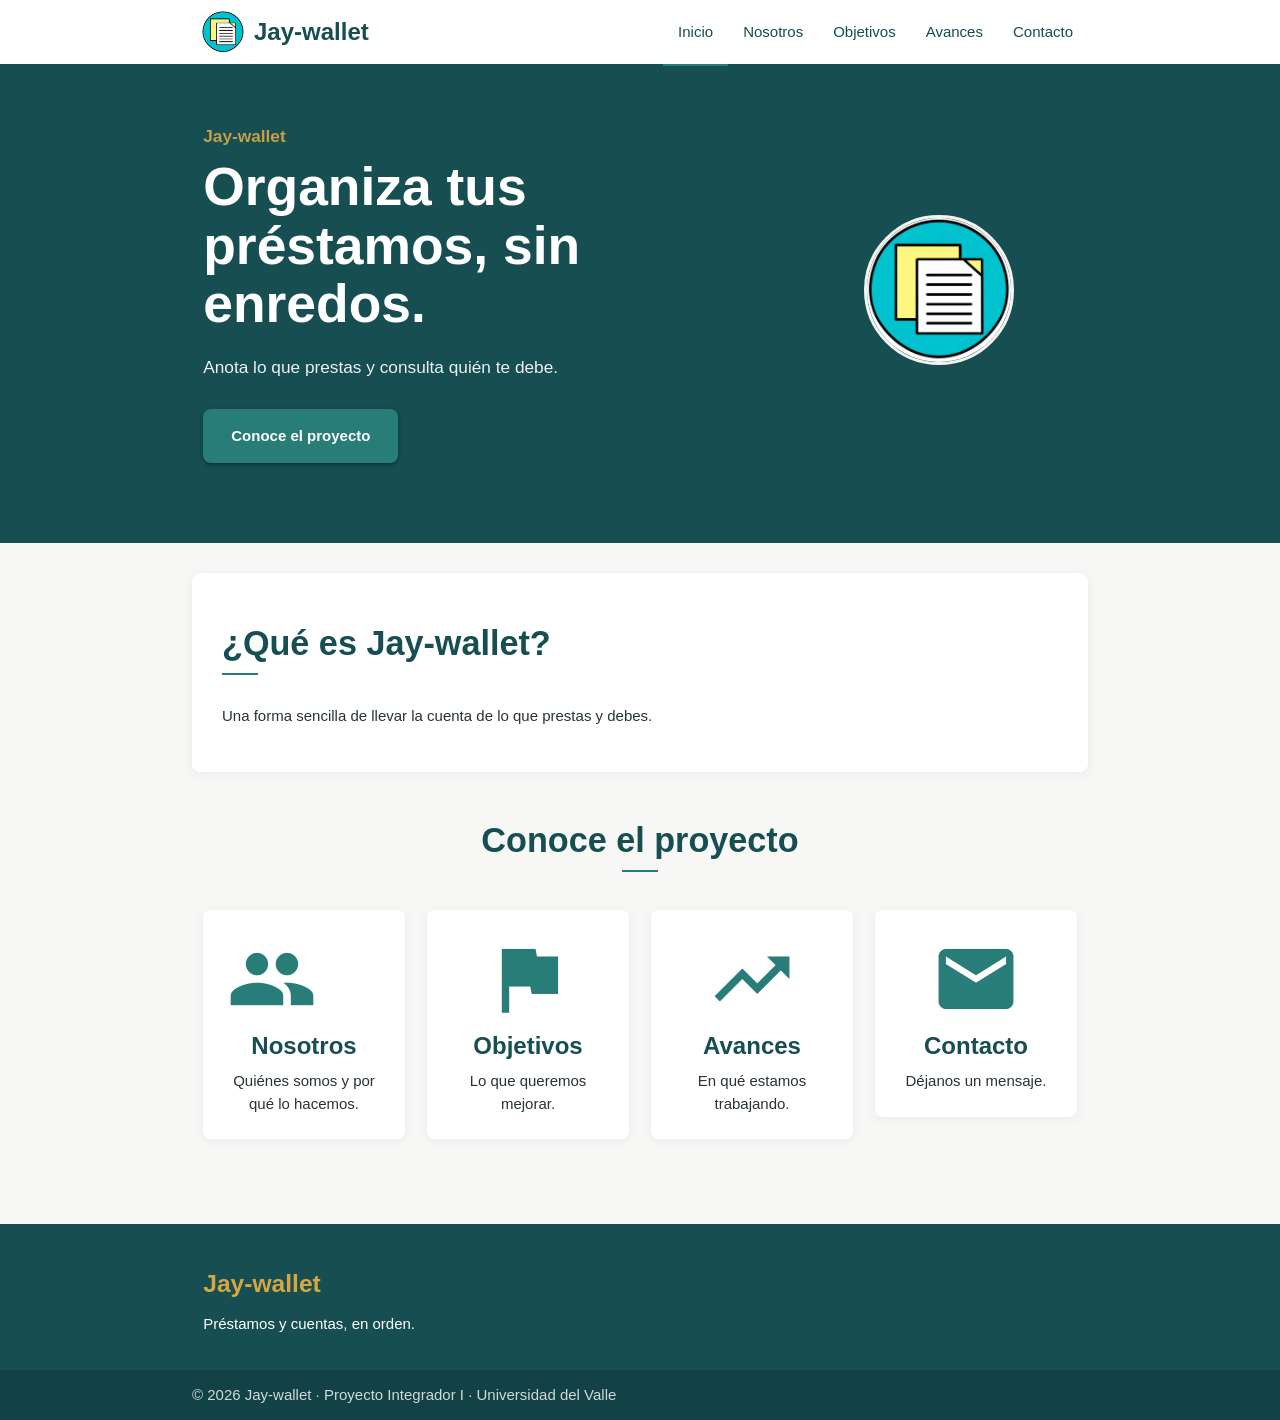
<file: index.html>
<!DOCTYPE html>
<html lang="es">
<head>
    <meta charset="UTF-8">
    <meta name="viewport" content="width=device-width, initial-scale=1.0">
    <meta name="description" content="Jay-wallet: aplicación web para gestionar préstamos y deudas.">
    <title>Inicio | Jay-wallet</title>

    <!-- Iconos de Material -->
    <link href="https://fonts.googleapis.com/icon?family=Material+Icons" rel="stylesheet">
    <!-- Materialize CSS (CDN) -->
    <link rel="stylesheet" href="https://cdnjs.cloudflare.com/ajax/libs/materialize/1.0.0/css/materialize.min.css">
    <!-- Nuestra hoja de estilos (SIEMPRE después de Materialize) -->
    <link rel="stylesheet" href="css/style.css">
</head>
<body id="inicio">

    <!-- ===== NAVBAR ===== -->
    <nav aria-label="Navegación principal">
        <div class="nav-wrapper container">
            <a href="index.html" class="brand-logo">
                <img src="img/icono.webp" alt="Logo Jay-wallet">
                Jay-wallet
            </a>
            <a href="#" data-target="menu-movil" class="sidenav-trigger" aria-label="Abrir menú"><i class="material-icons">menu</i></a>
            <ul class="right hide-on-med-and-down">
                <li class="active"><a href="index.html" aria-current="page">Inicio</a></li>
                <li><a href="nosotros.html">Nosotros</a></li>
                <li><a href="objetivos.html">Objetivos</a></li>
                <li><a href="avances.html">Avances</a></li>
                <li><a href="contacto.html">Contacto</a></li>
            </ul>
        </div>
    </nav>

    <!-- Menú lateral para celular -->
    <ul class="sidenav" id="menu-movil">
        <li><a href="index.html">Inicio</a></li>
        <li><a href="nosotros.html">Nosotros</a></li>
        <li><a href="objetivos.html">Objetivos</a></li>
        <li><a href="avances.html">Avances</a></li>
        <li><a href="contacto.html">Contacto</a></li>
    </ul>

    <!-- ===== BANNER DE INICIO ===== -->
    <section class="jw-banner jw-hero-inicio">
        <div class="container">
            <div class="row valign-wrapper">
                <div class="col s12 m8">
                    <p class="eyebrow">Jay-wallet</p>
                    <h2>Organiza tus préstamos, sin enredos.</h2>
                    <p>Anota lo que prestas y consulta quién te debe.</p>
                    <a href="nosotros.html" class="btn-large waves-effect">Conoce el proyecto</a>
                </div>
                <div class="col m4 hide-on-small-only center-align">
                    <img src="img/icono.webp" alt="Ícono de Jay-wallet" class="jw-logo-grande">
                </div>
            </div>
        </div>
    </section>

    <!-- ===== CONTENIDO ===== -->
    <main>
        <div class="container">
            <!-- Descripción del proyecto -->
            <div class="jw-caja">
                <h4 class="jw-titulo">¿Qué es Jay-wallet?</h4>
                <p>Una forma sencilla de llevar la cuenta de lo que prestas y debes.</p>
            </div>

            <!-- Accesos a las secciones -->
            <h4 class="jw-titulo center-align" style="margin-top: 50px;">Conoce el proyecto</h4>
            <div class="row">
                <div class="col s12 m6 l3">
                    <a href="nosotros.html" class="card jw-seccion-card">
                        <div class="card-content center-align">
                            <i class="material-icons large">groups</i>
                            <span class="card-title">Nosotros</span>
                            <p>Quiénes somos y por qué lo hacemos.</p>
                        </div>
                    </a>
                </div>
                <div class="col s12 m6 l3">
                    <a href="objetivos.html" class="card jw-seccion-card">
                        <div class="card-content center-align">
                            <i class="material-icons large">flag</i>
                            <span class="card-title">Objetivos</span>
                            <p>Lo que queremos mejorar.</p>
                        </div>
                    </a>
                </div>
                <div class="col s12 m6 l3">
                    <a href="avances.html" class="card jw-seccion-card">
                        <div class="card-content center-align">
                            <i class="material-icons large">trending_up</i>
                            <span class="card-title">Avances</span>
                            <p>En qué estamos trabajando.</p>
                        </div>
                    </a>
                </div>
                <div class="col s12 m6 l3">
                    <a href="contacto.html" class="card jw-seccion-card">
                        <div class="card-content center-align">
                            <i class="material-icons large">mail</i>
                            <span class="card-title">Contacto</span>
                            <p>Déjanos un mensaje.</p>
                        </div>
                    </a>
                </div>
            </div>
        </div>
    </main>

    <!-- ===== FOOTER ===== -->
    <footer class="page-footer">
        <div class="container">
            <div class="row">
                <div class="col s12 m6">
                    <h5>Jay-wallet</h5>
                    <p>Préstamos y cuentas, en orden.</p>
                </div>
            </div>
        </div>
        <div class="footer-copyright">
            <div class="container">
                © 2026 Jay-wallet · Proyecto Integrador I · Universidad del Valle
            </div>
        </div>
    </footer>

    <!-- Materialize JS (CDN) y nuestro JS, al final del body -->
    <script src="https://cdnjs.cloudflare.com/ajax/libs/materialize/1.0.0/js/materialize.min.js"></script>
    <script src="js/main.js"></script>

</body>
</html>
</file>
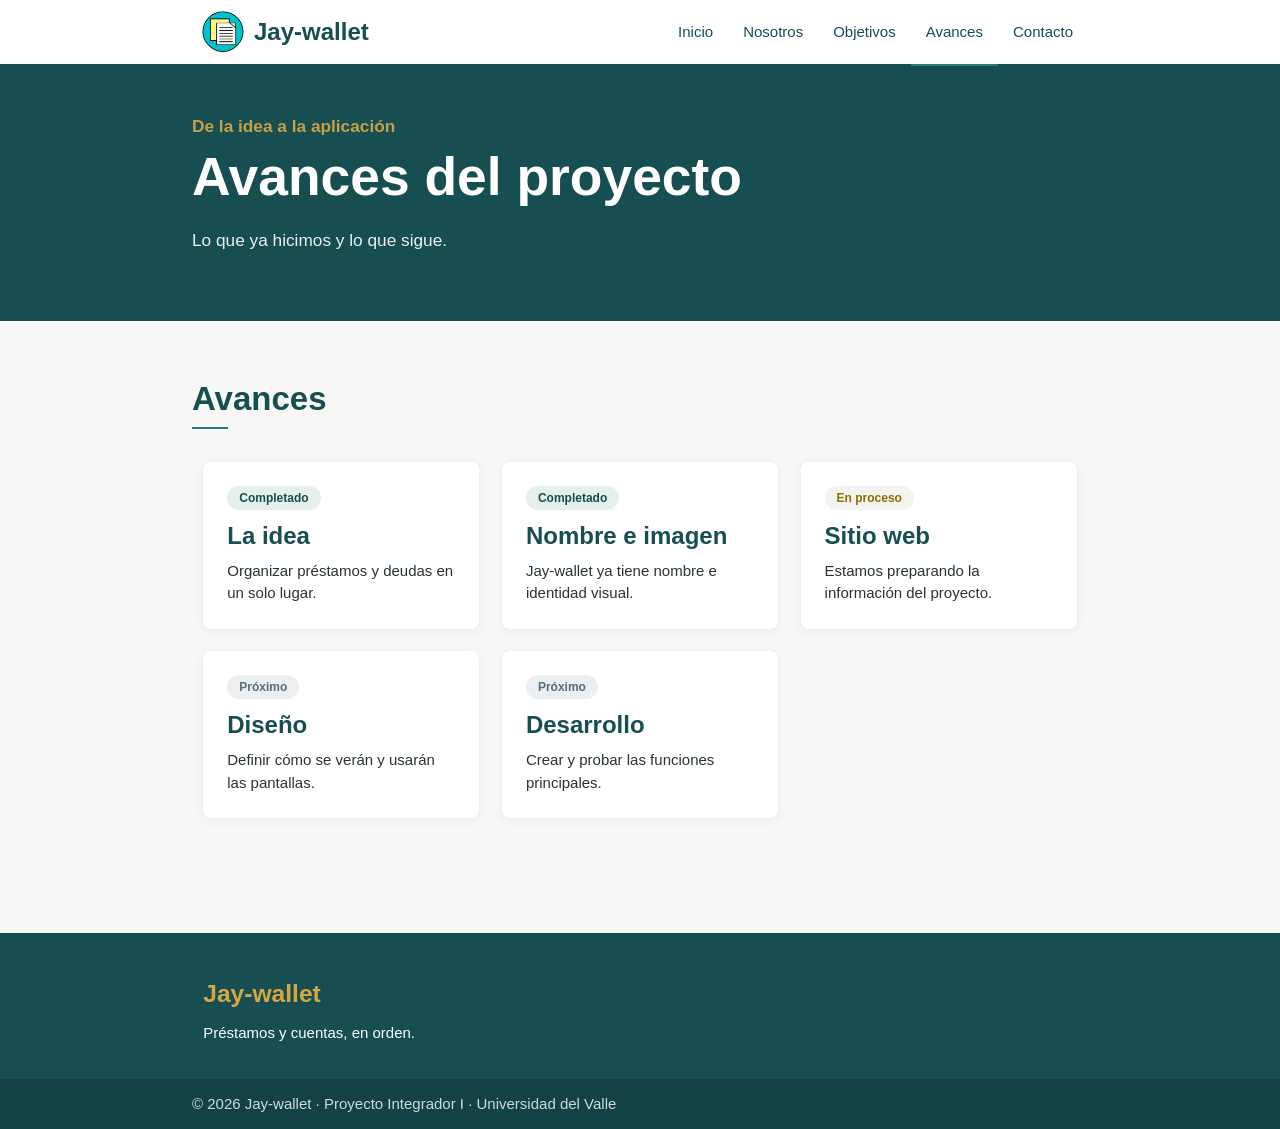
<file: avances.html>
<!DOCTYPE html>
<html lang="es">
<head>
    <meta charset="UTF-8">
    <meta name="viewport" content="width=device-width, initial-scale=1.0">
    <meta name="description" content="Consulta las etapas y avances del proyecto Jay-wallet.">
    <title>Avances | Jay-wallet</title>

    <!-- Iconos de Material -->
    <link href="https://fonts.googleapis.com/icon?family=Material+Icons" rel="stylesheet">
    <!-- Materialize CSS (CDN) -->
    <link rel="stylesheet" href="https://cdnjs.cloudflare.com/ajax/libs/materialize/1.0.0/css/materialize.min.css">
    <!-- Nuestra hoja de estilos (SIEMPRE después de Materialize) -->
    <link rel="stylesheet" href="css/style.css">
</head>
<body>

    <!-- ===== NAVBAR ===== -->
    <nav aria-label="Navegación principal">
        <div class="nav-wrapper container">
            <a href="index.html" class="brand-logo">
                <img src="img/icono.webp" alt="Logo Jay-wallet">
                Jay-wallet
            </a>
            <a href="#" data-target="menu-movil" class="sidenav-trigger" aria-label="Abrir menú"><i class="material-icons">menu</i></a>
            <ul class="right hide-on-med-and-down">
                <li><a href="index.html">Inicio</a></li>
                <li><a href="nosotros.html">Nosotros</a></li>
                <li><a href="objetivos.html">Objetivos</a></li>
                <li class="active"><a href="avances.html" aria-current="page">Avances</a></li>
                <li><a href="contacto.html">Contacto</a></li>
            </ul>
        </div>
    </nav>

    <!-- Menú lateral para celular -->
    <ul class="sidenav" id="menu-movil">
        <li><a href="index.html">Inicio</a></li>
        <li><a href="nosotros.html">Nosotros</a></li>
        <li><a href="objetivos.html">Objetivos</a></li>
        <li><a href="avances.html">Avances</a></li>
        <li><a href="contacto.html">Contacto</a></li>
    </ul>

    <!-- ===== BANNER ===== -->
    <section class="jw-banner">
        <div class="container">
            <p class="eyebrow">De la idea a la aplicación</p>
            <h2>Avances del proyecto</h2>
            <p>Lo que ya hicimos y lo que sigue.</p>
        </div>
    </section>

    <!-- ===== CONTENIDO ===== -->
    <main>
        <section class="section container" aria-labelledby="progress-title">
            <div class="section-heading">
                <h2 id="progress-title">Avances</h2>
            </div>

            <div class="row progress-grid">
                <div class="col s12 m6 l4 progress-item" data-status="completado">
                    <article class="card progress-card">
                        <div class="card-content">
                            <span class="status-label status-done">Completado</span>
                            <span class="card-title">La idea</span>
                            <p>Organizar préstamos y deudas en un solo lugar.</p>
                        </div>
                    </article>
                </div>
                <div class="col s12 m6 l4 progress-item" data-status="completado">
                    <article class="card progress-card">
                        <div class="card-content">
                            <span class="status-label status-done">Completado</span>
                            <span class="card-title">Nombre e imagen</span>
                            <p>Jay-wallet ya tiene nombre e identidad visual.</p>
                        </div>
                    </article>
                </div>
                <div class="col s12 m6 l4 progress-item" data-status="proceso">
                    <article class="card progress-card">
                        <div class="card-content">
                            <span class="status-label status-progress">En proceso</span>
                            <span class="card-title">Sitio web</span>
                            <p>Estamos preparando la información del proyecto.</p>
                        </div>
                    </article>
                </div>
                <div class="col s12 m6 l4 progress-item" data-status="siguiente">
                    <article class="card progress-card">
                        <div class="card-content">
                            <span class="status-label status-next">Próximo</span>
                            <span class="card-title">Diseño</span>
                            <p>Definir cómo se verán y usarán las pantallas.</p>
                        </div>
                    </article>
                </div>
                <div class="col s12 m6 l4 progress-item" data-status="siguiente">
                    <article class="card progress-card">
                        <div class="card-content">
                            <span class="status-label status-next">Próximo</span>
                            <span class="card-title">Desarrollo</span>
                            <p>Crear y probar las funciones principales.</p>
                        </div>
                    </article>
                </div>
            </div>
        </section>
    </main>

    <!-- ===== FOOTER ===== -->
    <footer class="page-footer">
        <div class="container">
            <div class="row">
                <div class="col s12 m6">
                    <h5>Jay-wallet</h5>
                    <p>Préstamos y cuentas, en orden.</p>
                </div>
            </div>
        </div>
        <div class="footer-copyright">
            <div class="container">
                © 2026 Jay-wallet · Proyecto Integrador I · Universidad del Valle
            </div>
        </div>
    </footer>

    <!-- Materialize JS (CDN) y nuestro JS, al final del body -->
    <script src="https://cdnjs.cloudflare.com/ajax/libs/materialize/1.0.0/js/materialize.min.js"></script>
    <script src="js/main.js"></script>

</body>
</html>
</file>
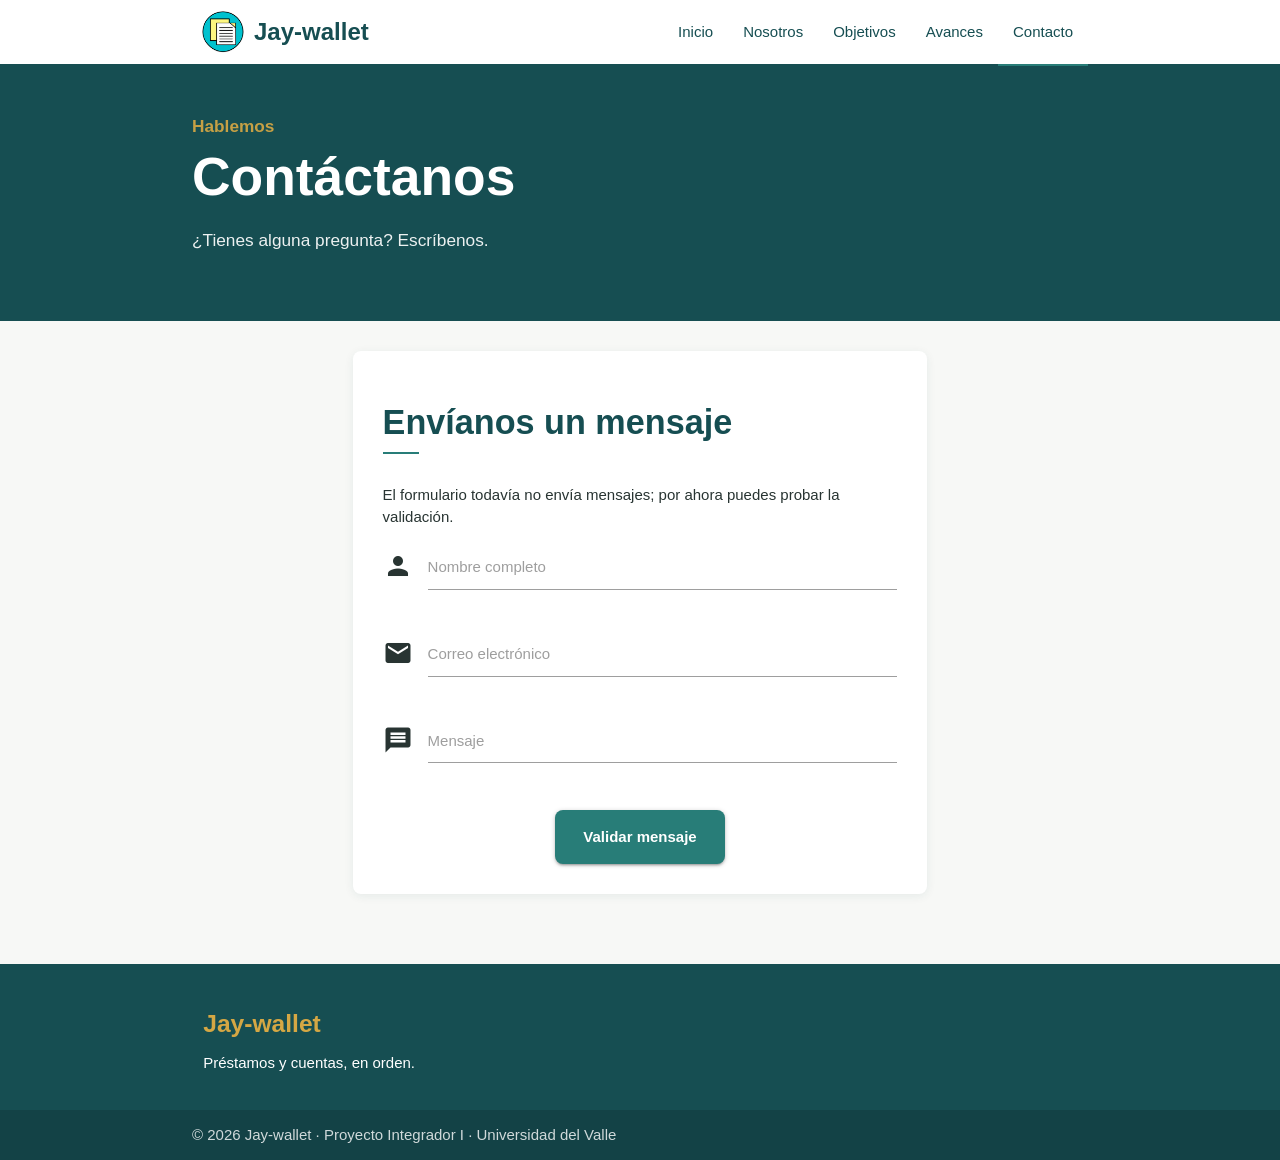
<file: contacto.html>
<!DOCTYPE html>
<html lang="es">
<head>
    <meta charset="UTF-8">
    <meta name="viewport" content="width=device-width, initial-scale=1.0">
    <meta name="description" content="Escríbele al equipo de Jay-wallet.">
    <title>Contacto | Jay-wallet</title>

    <!-- Iconos de Material -->
    <link href="https://fonts.googleapis.com/icon?family=Material+Icons" rel="stylesheet">
    <!-- Materialize CSS (CDN) -->
    <link rel="stylesheet" href="https://cdnjs.cloudflare.com/ajax/libs/materialize/1.0.0/css/materialize.min.css">
    <!-- Nuestra hoja de estilos (SIEMPRE después de Materialize) -->
    <link rel="stylesheet" href="css/style.css">
</head>
<body>

    <!-- ===== NAVBAR ===== -->
    <nav aria-label="Navegación principal">
        <div class="nav-wrapper container">
            <a href="index.html" class="brand-logo">
                <img src="img/icono.webp" alt="Logo Jay-wallet">
                Jay-wallet
            </a>
            <a href="#" data-target="menu-movil" class="sidenav-trigger" aria-label="Abrir menú"><i class="material-icons">menu</i></a>
            <ul class="right hide-on-med-and-down">
                <li><a href="index.html">Inicio</a></li>
                <li><a href="nosotros.html">Nosotros</a></li>
                <li><a href="objetivos.html">Objetivos</a></li>
                <li><a href="avances.html">Avances</a></li>
                <li class="active"><a href="contacto.html" aria-current="page">Contacto</a></li>
            </ul>
        </div>
    </nav>

    <!-- Menú lateral para celular -->
    <ul class="sidenav" id="menu-movil">
        <li><a href="index.html">Inicio</a></li>
        <li><a href="nosotros.html">Nosotros</a></li>
        <li><a href="objetivos.html">Objetivos</a></li>
        <li><a href="avances.html">Avances</a></li>
        <li><a href="contacto.html">Contacto</a></li>
    </ul>

    <!-- ===== BANNER ===== -->
    <section class="jw-banner">
        <div class="container">
            <p class="eyebrow">Hablemos</p>
            <h2>Contáctanos</h2>
            <p>¿Tienes alguna pregunta? Escríbenos.</p>
        </div>
    </section>

    <!-- ===== CONTENIDO ===== -->
    <main>
        <div class="container">
            <div class="row">
                <div class="col s12 m10 offset-m1 l8 offset-l2">
                    <div class="jw-caja">
                        <h4 class="jw-titulo">Envíanos un mensaje</h4>
                        <p>El formulario todavía no envía mensajes; por ahora puedes probar la validación.</p>
                        <form id="form-contacto" novalidate>
                            <!-- Nombre -->
                            <div class="input-field">
                                <i class="material-icons prefix">person</i>
                                <input id="nombre" type="text">
                                <label for="nombre">Nombre completo</label>
                                <span class="jw-error" id="error-nombre"></span>
                            </div>

                            <!-- Correo -->
                            <div class="input-field">
                                <i class="material-icons prefix">email</i>
                                <input id="correo" type="email">
                                <label for="correo">Correo electrónico</label>
                                <span class="jw-error" id="error-correo"></span>
                            </div>

                            <!-- Mensaje -->
                            <div class="input-field">
                                <i class="material-icons prefix">message</i>
                                <textarea id="mensaje" class="materialize-textarea"></textarea>
                                <label for="mensaje">Mensaje</label>
                                <span class="jw-error" id="error-mensaje"></span>
                            </div>

                            <!-- Botón -->
                            <div class="center-align">
                                <button type="submit" class="btn-large waves-effect waves-light">
                                    Validar mensaje
                                </button>
                            </div>
                        </form>
                    </div>
                </div>
            </div>
        </div>
    </main>

    <!-- ===== FOOTER ===== -->
    <footer class="page-footer">
        <div class="container">
            <div class="row">
                <div class="col s12 m6">
                    <h5>Jay-wallet</h5>
                    <p>Préstamos y cuentas, en orden.</p>
                </div>
            </div>
        </div>
        <div class="footer-copyright">
            <div class="container">
                © 2026 Jay-wallet · Proyecto Integrador I · Universidad del Valle
            </div>
        </div>
    </footer>

        <!-- Materialize JS (CDN) y nuestro JS, al final del body -->
    <script src="https://cdnjs.cloudflare.com/ajax/libs/materialize/1.0.0/js/materialize.min.js"></script>
    <script src="js/main.js"></script>

</body>
</html>
</file>
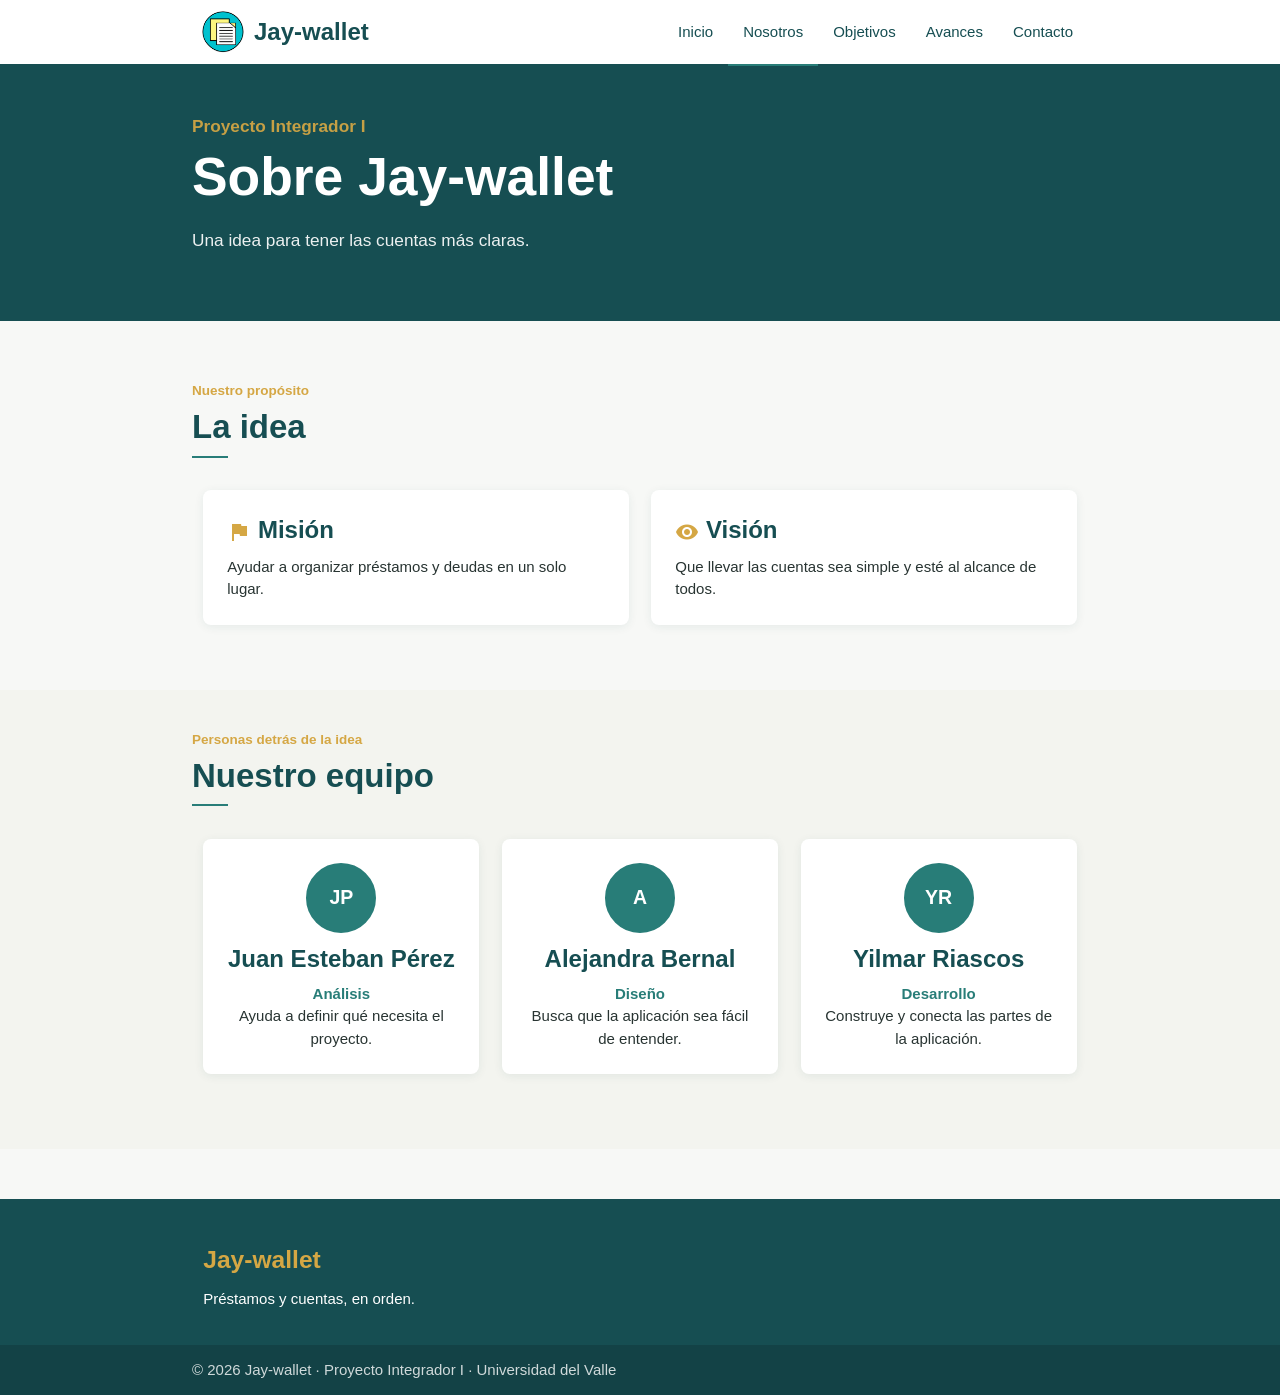
<file: nosotros.html>
<!DOCTYPE html>
<html lang="es">
<head>
    <meta charset="UTF-8">
    <meta name="viewport" content="width=device-width, initial-scale=1.0">
    <meta name="description" content="Conoce la misión, visión e integrantes del equipo de Jay-wallet.">
    <title>Nosotros | Jay-wallet</title>

    <!-- Iconos de Material -->
    <link href="https://fonts.googleapis.com/icon?family=Material+Icons" rel="stylesheet">
    <!-- Materialize CSS (CDN) -->
    <link rel="stylesheet" href="https://cdnjs.cloudflare.com/ajax/libs/materialize/1.0.0/css/materialize.min.css">
    <!-- Nuestra hoja de estilos (SIEMPRE después de Materialize) -->
    <link rel="stylesheet" href="css/style.css">
</head>
<body>

    <!-- ===== NAVBAR ===== -->
    <nav aria-label="Navegación principal">
        <div class="nav-wrapper container">
            <a href="index.html" class="brand-logo">
                <img src="img/icono.webp" alt="Logo Jay-wallet">
                Jay-wallet
            </a>
            <a href="#" data-target="menu-movil" class="sidenav-trigger" aria-label="Abrir menú"><i class="material-icons">menu</i></a>
            <ul class="right hide-on-med-and-down">
                <li><a href="index.html">Inicio</a></li>
                <li class="active"><a href="nosotros.html" aria-current="page">Nosotros</a></li>
                <li><a href="objetivos.html">Objetivos</a></li>
                <li><a href="avances.html">Avances</a></li>
                <li><a href="contacto.html">Contacto</a></li>
            </ul>
        </div>
    </nav>

    <!-- Menú lateral para celular -->
    <ul class="sidenav" id="menu-movil">
        <li><a href="index.html">Inicio</a></li>
        <li><a href="nosotros.html">Nosotros</a></li>
        <li><a href="objetivos.html">Objetivos</a></li>
        <li><a href="avances.html">Avances</a></li>
        <li><a href="contacto.html">Contacto</a></li>
    </ul>

    <!-- ===== BANNER ===== -->
    <section class="jw-banner">
        <div class="container">
            <p class="eyebrow">Proyecto Integrador I</p>
            <h2>Sobre Jay-wallet</h2>
            <p>Una idea para tener las cuentas más claras.</p>
        </div>
    </section>

    <!-- ===== CONTENIDO ===== -->
    <main>
        <section class="section container" aria-labelledby="purpose-title">
            <div class="section-heading">
                <p class="eyebrow">Nuestro propósito</p>
                <h2 id="purpose-title">La idea</h2>
            </div>
            <div class="row">
                <div class="col s12 m6">
                    <article class="card purpose-card">
                        <div class="card-content">
                            <span class="card-title"><i class="material-icons" aria-hidden="true">flag</i> Misión</span>
                            <p>Ayudar a organizar préstamos y deudas en un solo lugar.</p>
                        </div>
                    </article>
                </div>
                <div class="col s12 m6">
                    <article class="card purpose-card">
                        <div class="card-content">
                            <span class="card-title"><i class="material-icons" aria-hidden="true">visibility</i> Visión</span>
                            <p>Que llevar las cuentas sea simple y esté al alcance de todos.</p>
                        </div>
                    </article>
                </div>
            </div>
        </section>

        <section class="section team-section" aria-labelledby="team-title">
            <div class="container">
                <div class="section-heading">
                    <p class="eyebrow">Personas detrás de la idea</p>
                    <h2 id="team-title">Nuestro equipo</h2>
                </div>
                <div class="row">
                    <div class="col s12 m4">
                        <article class="card team-card">
                            <div class="card-content center-align">
                                <div class="member-avatar" aria-hidden="true">JP</div>
                                <span class="card-title">Juan Esteban Pérez</span>
                                <p class="member-role">Análisis</p>
                                <p>Ayuda a definir qué necesita el proyecto.</p>
                            </div>
                        </article>
                    </div>
                    <div class="col s12 m4">
                        <article class="card team-card">
                            <div class="card-content center-align">
                                <div class="member-avatar" aria-hidden="true">A</div>
                                <span class="card-title">Alejandra Bernal</span>
                                <p class="member-role">Diseño</p>
                                <p>Busca que la aplicación sea fácil de entender.</p>
                            </div>
                        </article>
                    </div>
                    <div class="col s12 m4">
                        <article class="card team-card">
                            <div class="card-content center-align">
                                <div class="member-avatar" aria-hidden="true">YR</div>
                                <span class="card-title">Yilmar Riascos</span>
                                <p class="member-role">Desarrollo</p>
                                <p>Construye y conecta las partes de la aplicación.</p>
                            </div>
                        </article>
                    </div>
                </div>
            </div>
        </section>
    </main>

    <!-- ===== FOOTER ===== -->
    <footer class="page-footer">
        <div class="container">
            <div class="row">
                <div class="col s12 m6">
                    <h5>Jay-wallet</h5>
                    <p>Préstamos y cuentas, en orden.</p>
                </div>
            </div>
        </div>
        <div class="footer-copyright">
            <div class="container">
                © 2026 Jay-wallet · Proyecto Integrador I · Universidad del Valle
            </div>
        </div>
    </footer>

    <!-- Materialize JS (CDN) y nuestro JS, al final del body -->
    <script src="https://cdnjs.cloudflare.com/ajax/libs/materialize/1.0.0/js/materialize.min.js"></script>
    <script src="js/main.js"></script>

</body>
</html>
</file>
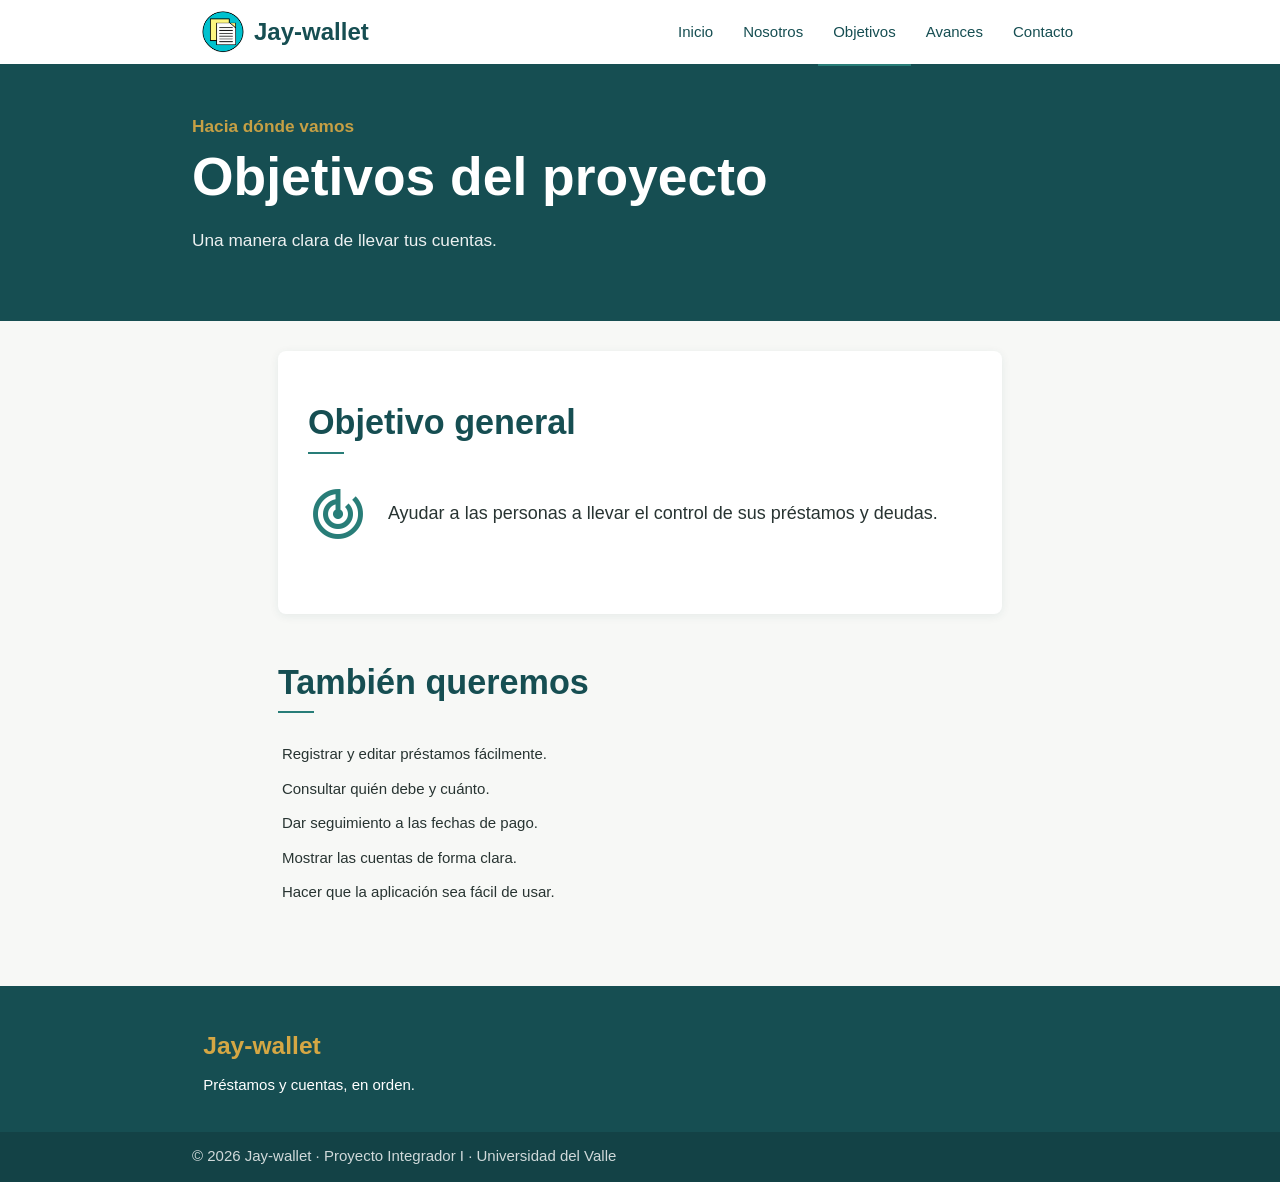
<file: objetivos.html>
<!DOCTYPE html>
<html lang="es">
<head>
    <meta charset="UTF-8">
    <meta name="viewport" content="width=device-width, initial-scale=1.0">
    <meta name="description" content="Objetivo general y objetivos específicos del proyecto Jay-wallet.">
    <title>Objetivos | Jay-wallet</title>

    <!-- Iconos de Material -->
    <link href="https://fonts.googleapis.com/icon?family=Material+Icons" rel="stylesheet">
    <!-- Materialize CSS (CDN) -->
    <link rel="stylesheet" href="https://cdnjs.cloudflare.com/ajax/libs/materialize/1.0.0/css/materialize.min.css">
    <!-- Nuestra hoja de estilos (SIEMPRE después de Materialize) -->
    <link rel="stylesheet" href="css/style.css">
</head>
<body>

    <!-- ===== NAVBAR ===== -->
    <nav aria-label="Navegación principal">
        <div class="nav-wrapper container">
            <a href="index.html" class="brand-logo">
                <img src="img/icono.webp" alt="Logo Jay-wallet">
                Jay-wallet
            </a>
            <a href="#" data-target="menu-movil" class="sidenav-trigger" aria-label="Abrir menú"><i class="material-icons">menu</i></a>
            <ul class="right hide-on-med-and-down">
                <li><a href="index.html">Inicio</a></li>
                <li><a href="nosotros.html">Nosotros</a></li>
                <li class="active"><a href="objetivos.html" aria-current="page">Objetivos</a></li>
                <li><a href="avances.html">Avances</a></li>
                <li><a href="contacto.html">Contacto</a></li>
            </ul>
        </div>
    </nav>

    <!-- Menú lateral para celular -->
    <ul class="sidenav" id="menu-movil">
        <li><a href="index.html">Inicio</a></li>
        <li><a href="nosotros.html">Nosotros</a></li>
        <li><a href="objetivos.html">Objetivos</a></li>
        <li><a href="avances.html">Avances</a></li>
        <li><a href="contacto.html">Contacto</a></li>
    </ul>

    <!-- ===== BANNER ===== -->
    <section class="jw-banner">
        <div class="container">
            <p class="eyebrow">Hacia dónde vamos</p>
            <h2>Objetivos del proyecto</h2>
            <p>Una manera clara de llevar tus cuentas.</p>
        </div>
    </section>

    <!-- ===== CONTENIDO ===== -->
    <main>
        <div class="container">
            <div class="row">
                <div class="col s12 l10 offset-l1">
                    <!-- Objetivo general -->
                    <div class="jw-caja">
                        <h4 class="jw-titulo">Objetivo general</h4>
                        <div class="jw-objetivo-general">
                            <i class="material-icons">track_changes</i>
                            <p>Ayudar a las personas a llevar el control de sus préstamos y deudas.</p>
                        </div>
                    </div>

                    <h4 class="jw-titulo" style="margin-top: 50px;">También queremos</h4>
                    <ul class="objective-list">
                        <li>Registrar y editar préstamos fácilmente.</li>
                        <li>Consultar quién debe y cuánto.</li>
                        <li>Dar seguimiento a las fechas de pago.</li>
                        <li>Mostrar las cuentas de forma clara.</li>
                        <li>Hacer que la aplicación sea fácil de usar.</li>
                    </ul>
                </div>
            </div>
        </div>
    </main>

    <!-- ===== FOOTER ===== -->
    <footer class="page-footer">
        <div class="container">
            <div class="row">
                <div class="col s12 m6">
                    <h5>Jay-wallet</h5>
                    <p>Préstamos y cuentas, en orden.</p>
                </div>
            </div>
        </div>
        <div class="footer-copyright">
            <div class="container">
                © 2026 Jay-wallet · Proyecto Integrador I · Universidad del Valle
            </div>
        </div>
    </footer>

    <!-- Materialize JS (CDN) y nuestro JS, al final del body -->
    <script src="https://cdnjs.cloudflare.com/ajax/libs/materialize/1.0.0/js/materialize.min.js"></script>
    <script src="js/main.js"></script>

</body>
</html>
</file>
<file: css/style.css>
/* =========================================================
   Jay-wallet - Hoja de estilos personalizada
   Estilos compartidos del sitio
   Este archivo lo usan TODAS las paginas del sitio.
   ========================================================= */

/* ---------- 1. Variables de la paleta ---------- */
:root {
  --jw-principal: #164E52;
  --jw-secundario: #287D78;
  --jw-acento: #D5A744;
  --jw-acento-claro: #F3F4EF;
  --jw-fondo: #F7F8F6;
  --jw-texto: #283432;
  --jw-blanco: #FFFFFF;
  --jw-error: #B3261E;
  --jw-sombra: 0 2px 10px rgba(22, 78, 82, 0.08);
  --jw-radio: 8px;
}

/* ---------- 2. Base: tipografia y fondo ---------- */
body {
  display: flex;
  min-height: 100vh;
  flex-direction: column;
  background-color: var(--jw-fondo);
  color: var(--jw-texto);
  font-family: 'Segoe UI', sans-serif;
}

main {
  flex: 1 0 auto; /* empuja el footer al fondo de la pagina */
  padding: 30px 0 50px;
}

h1, h2, h3, h4, h5, h6 {
  font-family: 'Segoe UI', sans-serif;
  font-weight: 600;
  color: var(--jw-principal);
}

/* Titulo de seccion */
.jw-titulo {
  position: relative;
  padding-bottom: 12px;
  margin-bottom: 30px;
}

.jw-titulo::after {
  content: "";
  position: absolute;
  left: 0;
  bottom: 0;
  width: 36px;
  height: 2px;
  background-color: var(--jw-secundario);
}

.jw-titulo.center-align::after {
  left: 50%;
  transform: translateX(-50%);
}

/* ---------- 3. Componente Materialize: NAVBAR ---------- */
nav {
  background-color: var(--jw-blanco);
  box-shadow: 0 1px 5px rgba(22, 78, 82, 0.08);
}

nav .brand-logo,
nav ul a {
  color: var(--jw-principal);
}

nav .brand-logo {
  display: flex;
  align-items: center;
  gap: 10px;
  font-weight: 600;
  font-size: 1.6rem;
  padding-left: 10px;
}

nav .brand-logo img {
  height: 42px;
  width: 42px;
  border-radius: 50%;
  background-color: var(--jw-blanco);
}

nav ul a {
  font-weight: 500;
  transition: background-color 0.3s, color 0.3s;
}

nav ul a:hover {
  background-color: var(--jw-acento-claro);
  color: var(--jw-principal);
}

/* Pagina actual resaltada en el menu (class="active" en el <li>) */
nav ul li.active {
  background-color: transparent;
  border-bottom: 2px solid var(--jw-secundario);
}

/* Menu lateral en celular */
.sidenav li > a:hover {
  color: var(--jw-principal);
  background-color: var(--jw-acento-claro);
}

/* ---------- 4. Banner / encabezado de pagina ---------- */
.jw-banner {
  background: var(--jw-principal);
  color: var(--jw-blanco);
  padding: 50px 0;
}

.jw-banner h1,
.jw-banner h2,
.jw-banner h3 {
  color: var(--jw-blanco);
  margin-top: 0;
}

.jw-banner p {
  font-size: 1.15rem;
  opacity: 0.92;
}

/* ---------- 5. Caja blanca que envuelve el contenido ---------- */
.jw-caja {
  background-color: var(--jw-blanco);
  border-radius: var(--jw-radio);
  box-shadow: var(--jw-sombra);
  padding: 30px;
}

/* ---------- 6. FOOTER ---------- */
.page-footer {
  background-color: var(--jw-principal);
  padding-top: 30px;
}

.page-footer h5 {
  color: var(--jw-acento);
}

.page-footer .footer-copyright {
  background-color: rgba(0, 0, 0, 0.15);
}

/* ---------- 7. Componente Materialize: BOTONES ---------- */
.btn,
.btn-large {
  background-color: var(--jw-secundario);
  border-radius: 8px;
  font-family: 'Segoe UI', sans-serif;
  font-weight: 600;
  letter-spacing: normal;
  text-transform: none;
  padding: 0 28px;
}

.btn:hover,
.btn:focus,
.btn-large:hover,
.btn-large:focus {
  background-color: var(--jw-principal);
}

/* Boton amarillo (secundario): class="btn jw-btn-acento" */
.btn.jw-btn-acento {
  background-color: var(--jw-acento);
  color: var(--jw-texto);
}

.btn.jw-btn-acento:hover {
  background-color: #F9A825;
}

/* ---------- 8. Componente Materialize: FORMULARIOS ---------- */
/* Cambia el verde azulado por defecto de Materialize por nuestra paleta */
.input-field input:focus,
.input-field textarea:focus {
  border-bottom: 2px solid var(--jw-secundario) !important;
  box-shadow: 0 1px 0 0 var(--jw-secundario) !important;
}

.input-field input:focus + label,
.input-field textarea:focus + label {
  color: var(--jw-secundario) !important;
}

.input-field .prefix.active {
  color: var(--jw-secundario);
}

/* Campo con error (lo usa la validacion en main.js) */
.input-field input.invalid,
.input-field textarea.invalid {
  border-bottom: 2px solid var(--jw-error) !important;
  box-shadow: 0 1px 0 0 var(--jw-error) !important;
}

.jw-error {
  display: block;
  min-height: 18px;
  margin-left: 3rem;
  color: var(--jw-error);
  font-size: 0.85rem;
}

/* ---------- 9. Componente Materialize: TOAST (mensajes emergentes) ---------- */
.toast.jw-toast-ok {
  background-color: var(--jw-secundario);
  font-weight: 500;
}

.toast.jw-toast-error {
  background-color: var(--jw-error);
  font-weight: 500;
}

/* ---------- 10. Componente Materialize: CARDS (para Nosotros) ---------- */
.card {
  border-radius: var(--jw-radio);
  box-shadow: var(--jw-sombra);
}

.card .card-title {
  font-weight: 600;
  color: var(--jw-principal);
}

.card .card-action {
  border-top: 2px solid var(--jw-acento-claro);
}

.card .card-action a {
  color: var(--jw-secundario) !important;
  font-weight: 600;
}

/* ---------- 12. Pagina de INICIO ---------- */
.jw-hero-inicio {
  padding: 60px 0;
}

.jw-hero-inicio .jw-logo-grande {
  width: 150px;
  height: 150px;
  border-radius: 50%;
  background-color: var(--jw-blanco);
  border: 3px solid var(--jw-acento-claro);
}

.jw-hero-inicio .btn-large {
  margin: 10px 6px 0 0;
}

/* Tarjetas que llevan a cada seccion */
.jw-seccion-card {
  display: block;
  color: var(--jw-texto);
}

.jw-seccion-card .material-icons.large {
  color: var(--jw-secundario);
}

/* ---------- 13. Pagina de OBJETIVOS ---------- */
.jw-objetivo-general {
  display: flex;
  align-items: center;
  gap: 20px;
  margin-bottom: 40px;
}

.jw-objetivo-general .material-icons {
  font-size: 4rem;
  color: var(--jw-secundario);
}

.jw-objetivo-general p {
  font-size: 1.2rem;
  margin: 0;
}

/* ---------- 14. Paginas de NOSOTROS y AVANCES ---------- */
.eyebrow {
  margin: 0 0 8px;
  font-size: 0.9rem;
  font-weight: 600;
  color: var(--jw-acento);
}

.section {
  padding: 30px 0;
}

.section-heading {
  margin-bottom: 25px;
}

.section-heading h2 {
  position: relative;
  margin: 0 0 15px;
  padding-bottom: 12px;
  font-size: 2.2rem;
}

.section-heading h2::after {
  content: "";
  position: absolute;
  left: 0;
  bottom: 0;
  width: 36px;
  height: 2px;
  background-color: var(--jw-secundario);
}

.team-section {
  background-color: var(--jw-acento-claro);
  padding: 40px 0;
}

.purpose-card .card-title i {
  color: var(--jw-acento);
  vertical-align: middle;
}

.member-avatar {
  display: flex;
  width: 70px;
  height: 70px;
  align-items: center;
  justify-content: center;
  margin: 0 auto 10px;
  border-radius: 50%;
  border: 2px solid var(--jw-secundario);
  background-color: var(--jw-secundario);
  color: var(--jw-blanco);
  font-size: 1.3rem;
  font-weight: 600;
}

.member-role {
  color: var(--jw-secundario);
  font-weight: 600;
  margin-top: -5px;
}

.status-label {
  display: inline-block;
  margin-bottom: 10px;
  padding: 3px 12px;
  border-radius: 15px;
  font-size: 0.8rem;
  font-weight: 600;
}

.status-done {
  background-color: #E5F0ED;
  color: var(--jw-principal);
}

.status-progress {
  background-color: var(--jw-acento-claro);
  color: #8D6E00;
}

.status-next {
  background-color: #ECEFF1;
  color: #546E7A;
}

.objective-list {
  margin: 0;
  padding-left: 1.25rem;
}

.objective-list li {
  margin-bottom: 12px;
  padding-left: 4px;
}

/* ---------- 15. Responsive (celular) ---------- */
@media (max-width: 600px) {
  nav .brand-logo {
    font-size: 1.3rem;
  }

  .jw-caja {
    padding: 20px;
  }

  .jw-banner {
    padding: 30px 0;
  }
}
</file>
